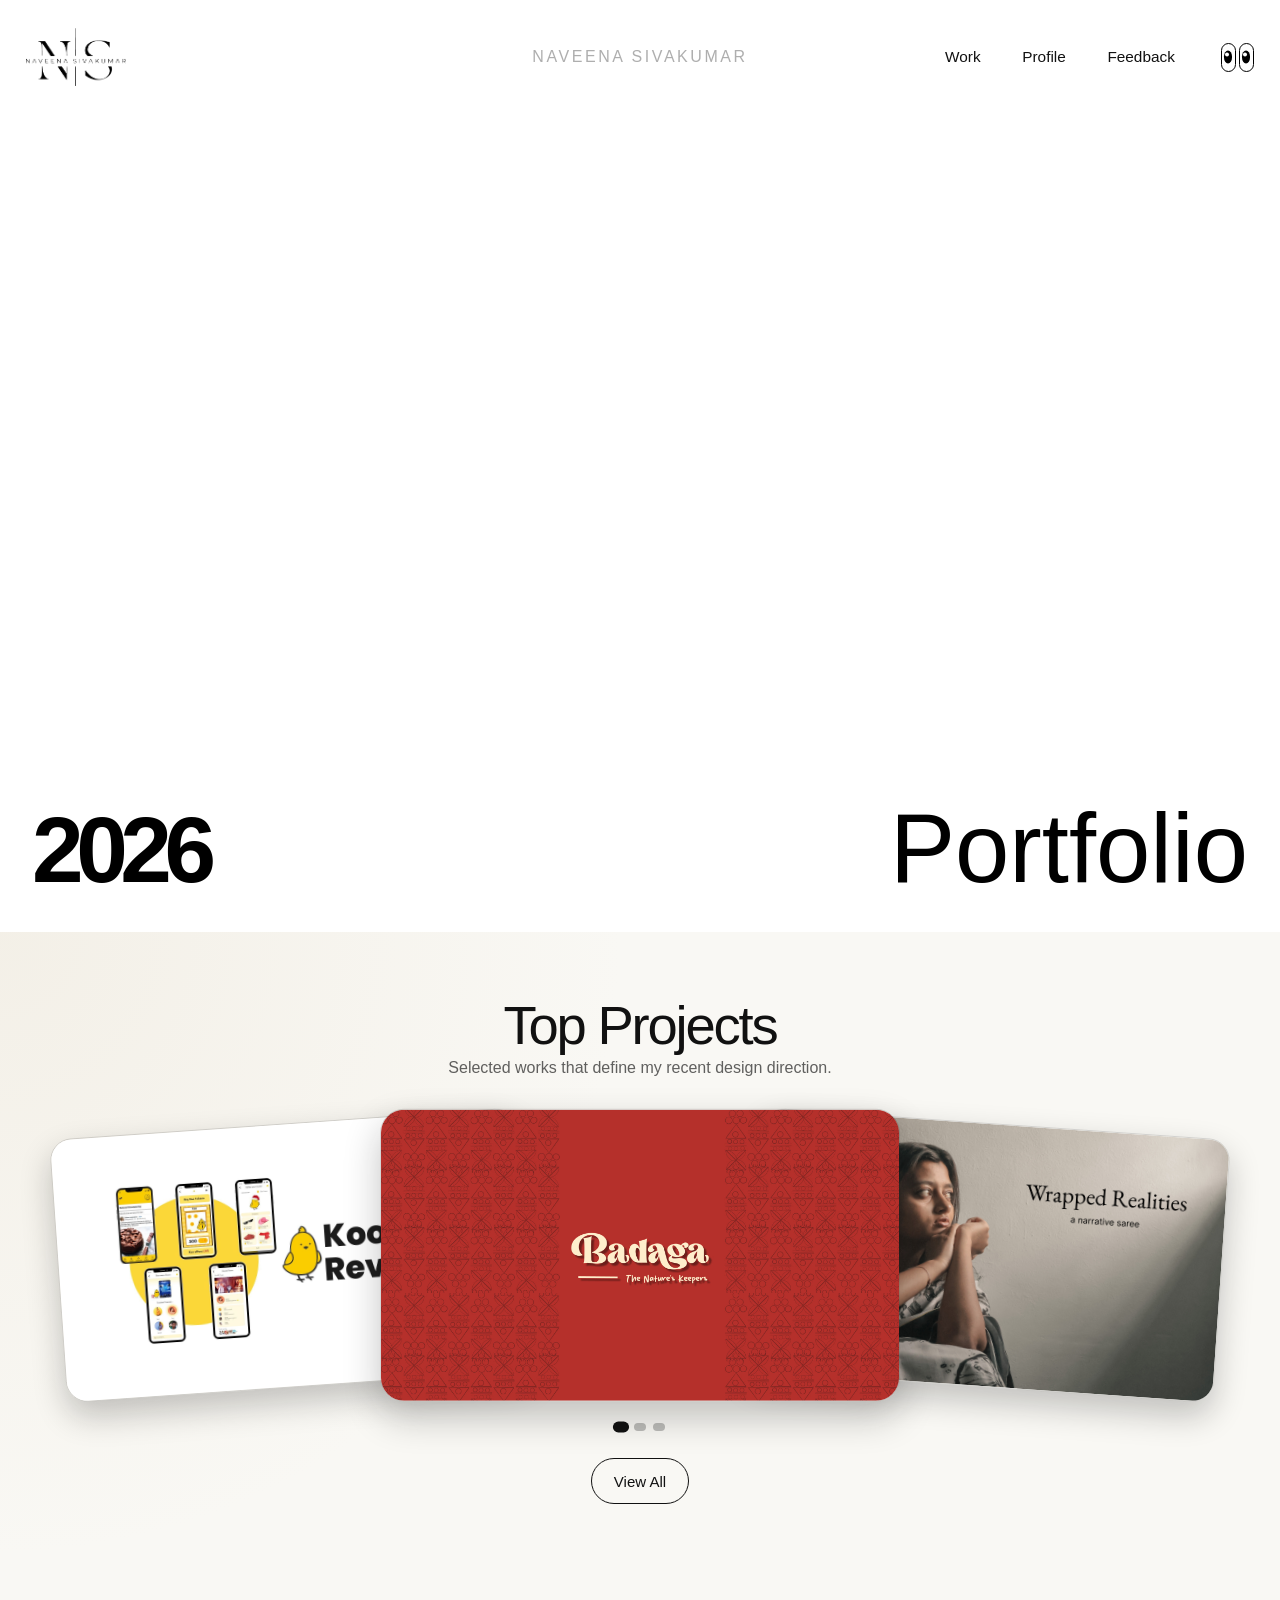
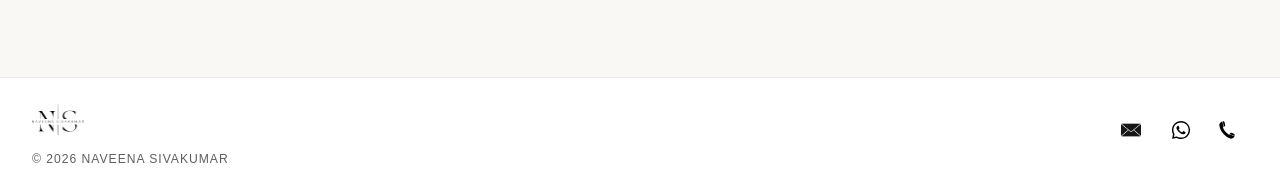
<file: index.html>
<!DOCTYPE html>
<html lang="en">
  <head>
    <meta charset="UTF-8" />
    <meta name="viewport" content="width=device-width, initial-scale=1.0" />
    <title>Naveena Sivakumar | Home</title>
    <link rel="stylesheet" href="styles.css" />
  </head>
  <body data-page="home">
    <header class="site-header">
      <a class="logo-link" href="index.html" aria-label="Go to home page">
        <img src="Assets/Logo.png" alt="Naveena Sivakumar logo" class="site-logo" />
      </a>

      <p class="site-name">Naveena Sivakumar</p>

      <div class="header-right">
        <button class="menu-toggle" type="button" aria-label="Open menu" aria-expanded="false">
          <span></span>
          <span></span>
          <span></span>
        </button>
        <nav class="site-nav" aria-label="Primary navigation">
          <a href="work.html">Work</a>
          <a href="profile.html">Profile</a>
          <a href="feedback.html">Feedback</a>
        </nav>

        <div class="eyes" aria-hidden="true">
          <div class="eye">
            <span class="pupil"></span>
          </div>
          <div class="eye">
            <span class="pupil"></span>
          </div>
        </div>
      </div>
    </header>

    <main>
      <section class="hero" aria-label="Home hero section">
        <div class="hero-video-shell">
          <video
            class="hero-video"
            src="Assets/Hero-Video_1.mp4"
            autoplay
            muted
            loop
            playsinline
          ></video>
        </div>

        <div class="hero-overlay" aria-hidden="true">
          <p class="hero-year">2026</p>
          <h1 class="hero-title">Portfolio</h1>
        </div>
      </section>

      <section class="home-top-projects" aria-label="Top projects">
        <div class="home-top-projects-copy">
                    <h2 class="home-top-projects-title">Top Projects</h2>
          <p class="home-top-projects-subtitle">Selected works that define my recent design direction.</p>
        </div>

        <div class="top-projects-stack">
          <a class="top-project-card top-project-card-center" href="project.html?slug=badaga" aria-label="Open Badaga project">
            <img src="Projects/Badaga/cover.jpg" alt="Badaga project cover" />
          </a>
          <a class="top-project-card top-project-card-left" href="project.html?slug=koo-app-revamp" aria-label="Open Koo App Revamp project">
            <img src="Projects/Koo app - revamp/cover.jpg" alt="Koo App Revamp project cover" />
          </a>
          <a class="top-project-card top-project-card-right" href="project.html?slug=Wrapped%20Realities" aria-label="Open Wrapped Realities project">
            <img src="Projects/Wrapped Realities/Cover.jpg" alt="Wrapped Realities project cover" />
          </a>
        </div>

        <div class="top-projects-controls" aria-label="Top projects controls">
          <div class="top-projects-dots" role="tablist" aria-label="Choose top project">
            <button class="top-projects-dot" type="button" data-card-index="0" aria-label="Show first project"></button>
            <button class="top-projects-dot" type="button" data-card-index="1" aria-label="Show second project"></button>
            <button class="top-projects-dot" type="button" data-card-index="2" aria-label="Show third project"></button>
          </div>
        </div>

        <div class="home-view-all-wrap">
          <a class="home-view-all-button" href="work.html">View All</a>
        </div>
      </section>
    </main>

    <footer class="site-footer">
      <div class="footer-left">
        <img src="Assets/Logo.png" alt="Naveena Sivakumar logo" class="footer-logo" />
        <p class="footer-copy">© 2026 Naveena Sivakumar</p>
      </div>

      <div class="footer-right">
        <a
          class="footer-social"
          href="mailto:naveenasivakumar.official@gmail.com"
          aria-label="Send an email"
        >
          <img
            class="footer-social-icon"
            src="Icons/Mail icon.jpg"
            alt=""
            aria-hidden="true"
          />
        </a>
        <a
          class="footer-social"
          href="https://wa.me/916374280667"
          target="_blank"
          rel="noreferrer"
          aria-label="Open WhatsApp"
        >
          <img
            class="footer-social-icon"
            src="Icons/Whatsapp icon.svg"
            alt=""
            aria-hidden="true"
          />
        </a>
        <a class="footer-social" href="tel:6374280667" aria-label="Call 6374280667">
          <img class="footer-social-icon" src="Icons/Call icon.svg" alt="" aria-hidden="true" />
        </a>
      </div>
    </footer>

    <script src="script.js?v=20260701"></script>
  </body>
</html>
</file>
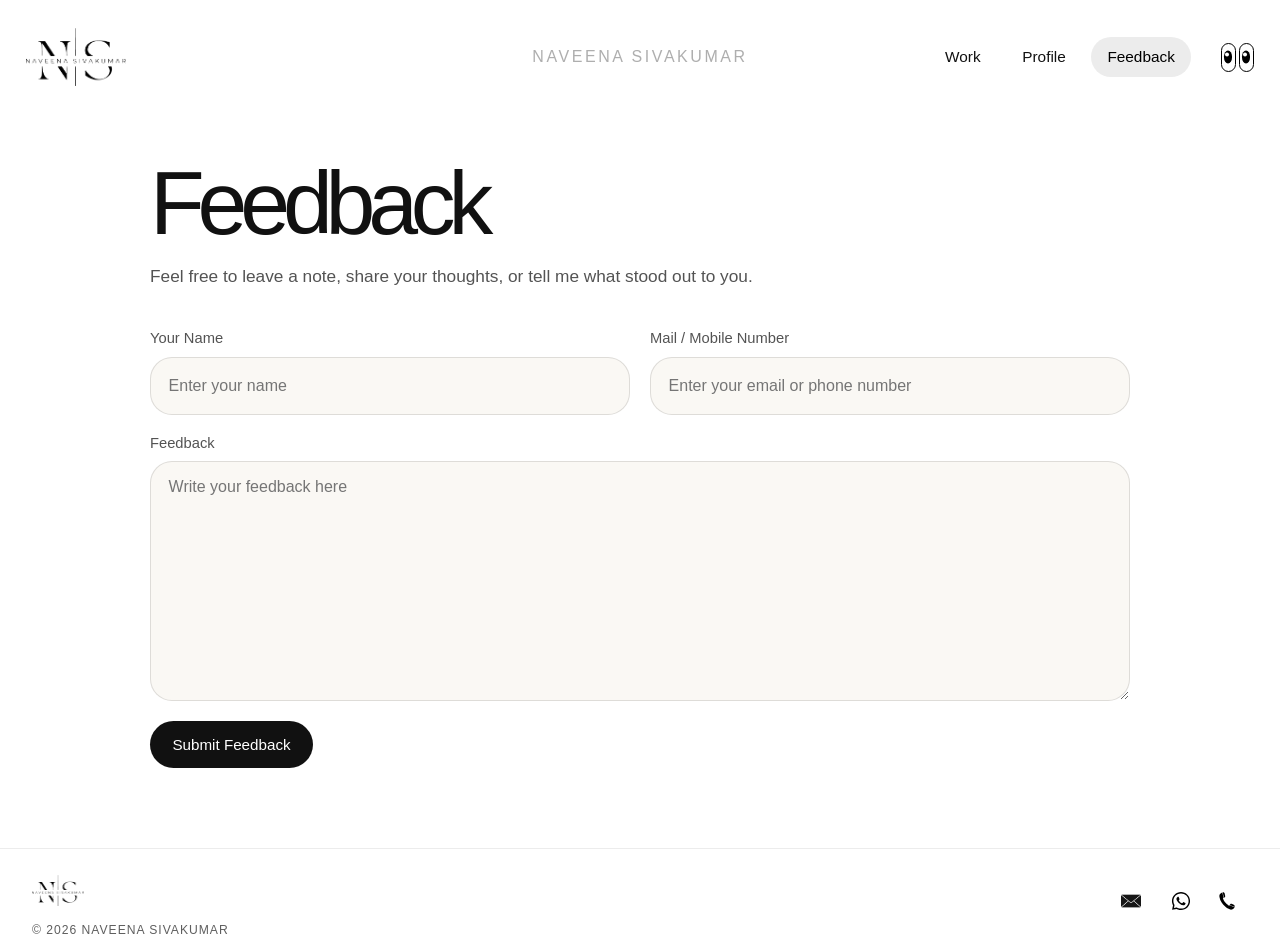
<file: feedback.html>
<!DOCTYPE html>
<html lang="en">
  <head>
    <meta charset="UTF-8" />
    <meta name="viewport" content="width=device-width, initial-scale=1.0" />
    <title>Naveena Sivakumar | Feedback</title>
    <link rel="stylesheet" href="styles.css" />
  </head>
  <body data-page="feedback">
    <header class="site-header">
      <a class="logo-link" href="index.html" aria-label="Go to home page">
        <img src="Assets/Logo.png" alt="Naveena Sivakumar logo" class="site-logo" />
      </a>

      <p class="site-name">Naveena Sivakumar</p>

      <div class="header-right">
        <button class="menu-toggle" type="button" aria-label="Open menu" aria-expanded="false">
          <span></span>
          <span></span>
          <span></span>
        </button>
        <nav class="site-nav" aria-label="Primary navigation">
          <a href="work.html">Work</a>
          <a href="profile.html">Profile</a>
          <a href="feedback.html">Feedback</a>
        </nav>

        <div class="eyes" aria-hidden="true">
          <div class="eye">
            <span class="pupil"></span>
          </div>
          <div class="eye">
            <span class="pupil"></span>
          </div>
        </div>
      </div>
    </header>

    <main class="feedback-main">
      <section class="feedback-section">
        <h1 class="feedback-heading">Feedback</h1>
        <p class="feedback-subheading">
          Feel free to leave a note, share your thoughts, or tell me what stood out to you.
        </p>

        <form
          class="feedback-form"
          action="https://formspree.io/f/mbdqljyj"
          method="POST"
        >
          <label class="feedback-field">
            <span>Your Name</span>
            <input type="text" name="name" placeholder="Enter your name" />
          </label>

          <label class="feedback-field">
            <span>Mail / Mobile Number</span>
            <input
              type="text"
              name="contact"
              placeholder="Enter your email or phone number"
            />
          </label>

          <label class="feedback-field feedback-field-full">
            <span>Feedback</span>
            <textarea
              name="feedback"
              rows="8"
              placeholder="Write your feedback here"
            ></textarea>
          </label>

          <input type="hidden" name="_subject" value="New portfolio feedback submission" />
          <input type="hidden" name="_format" value="plain" />

          <div class="feedback-actions">
            <button class="feedback-submit" type="submit">Submit Feedback</button>
          </div>
        </form>
      </section>
    </main>

    <footer class="site-footer">
      <div class="footer-left">
        <img src="Assets/Logo.png" alt="Naveena Sivakumar logo" class="footer-logo" />
        <p class="footer-copy">© 2026 Naveena Sivakumar</p>
      </div>

      <div class="footer-right">
        <a
          class="footer-social"
          href="mailto:naveenasivakumar.official@gmail.com"
          aria-label="Send an email"
        >
          <img
            class="footer-social-icon"
            src="Icons/Mail icon.jpg"
            alt=""
            aria-hidden="true"
          />
        </a>
        <a
          class="footer-social"
          href="https://wa.me/916374280667"
          target="_blank"
          rel="noreferrer"
          aria-label="Open WhatsApp"
        >
          <img
            class="footer-social-icon"
            src="Icons/Whatsapp icon.svg"
            alt=""
            aria-hidden="true"
          />
        </a>
        <a class="footer-social" href="tel:6374280667" aria-label="Call 6374280667">
          <img class="footer-social-icon" src="Icons/Call icon.svg" alt="" aria-hidden="true" />
        </a>
      </div>
    </footer>

    <script src="script.js?v=20260701"></script>
  </body>
</html>
</file>
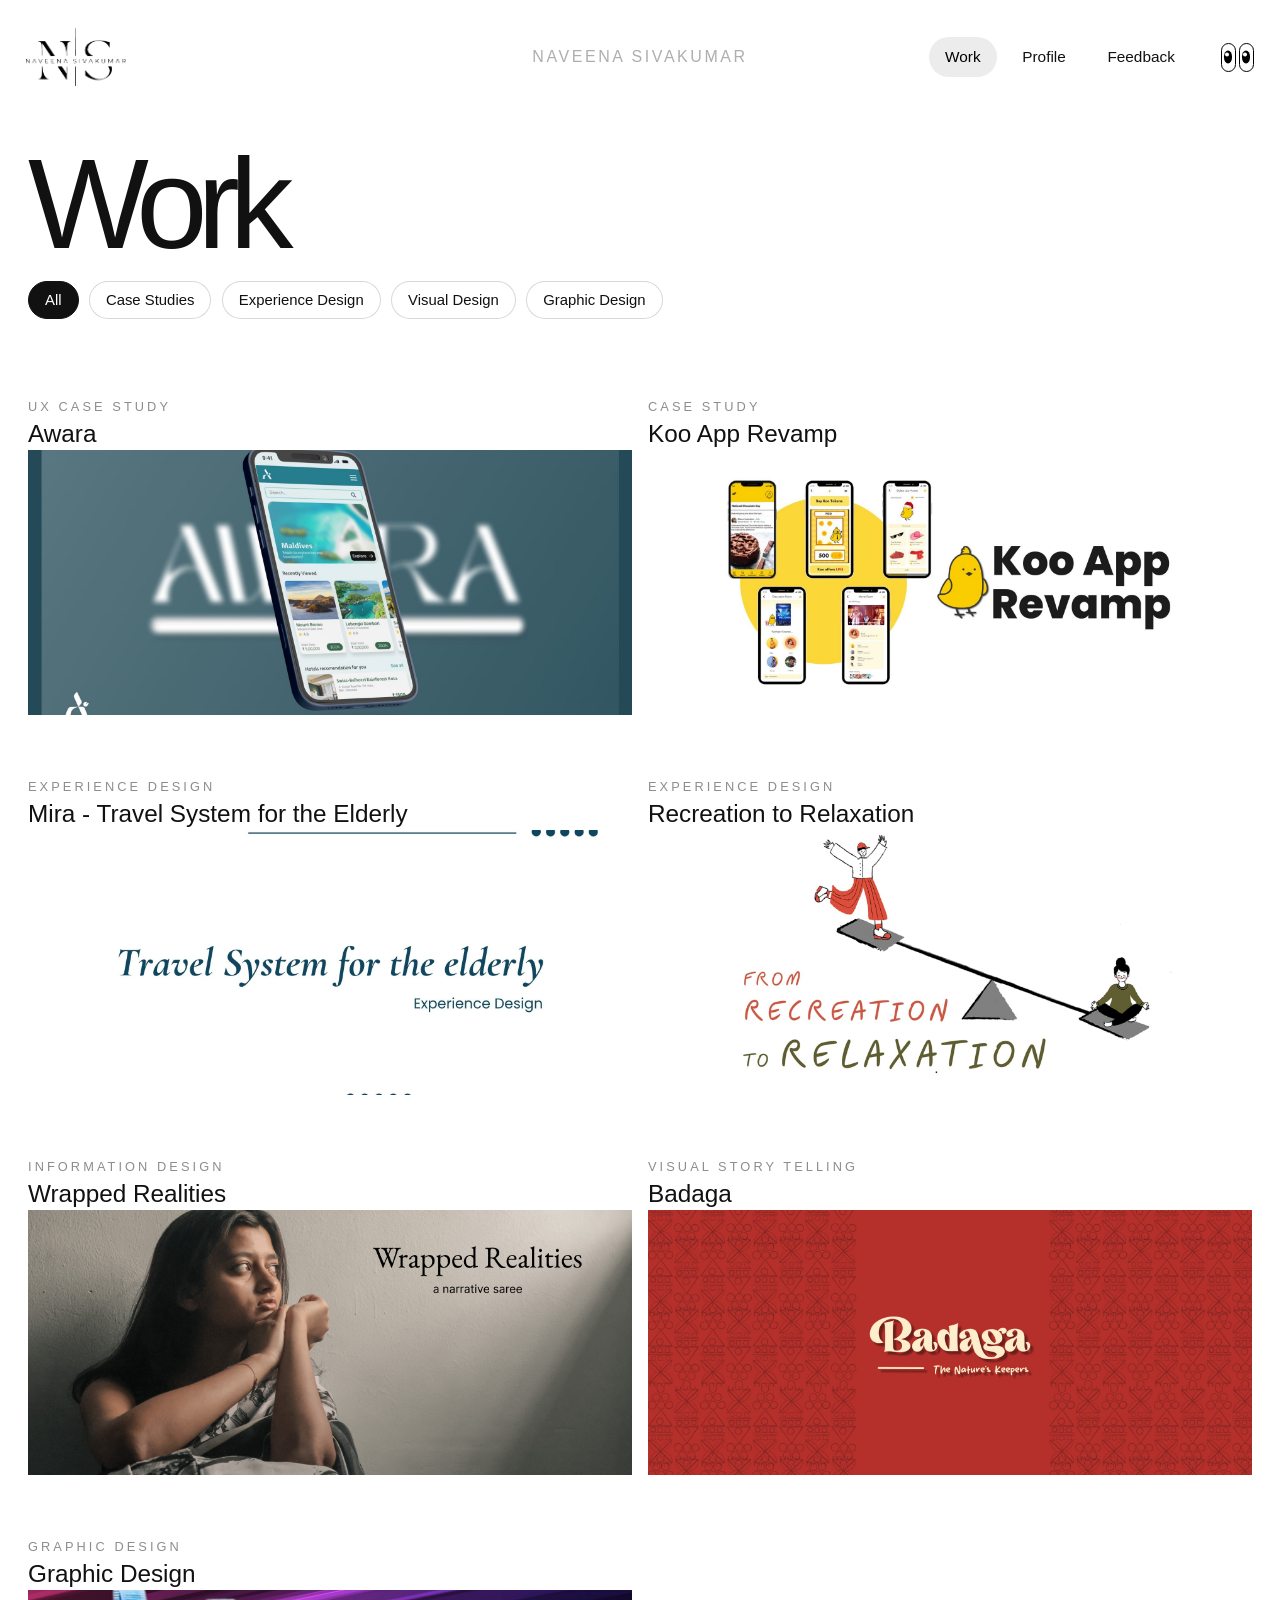
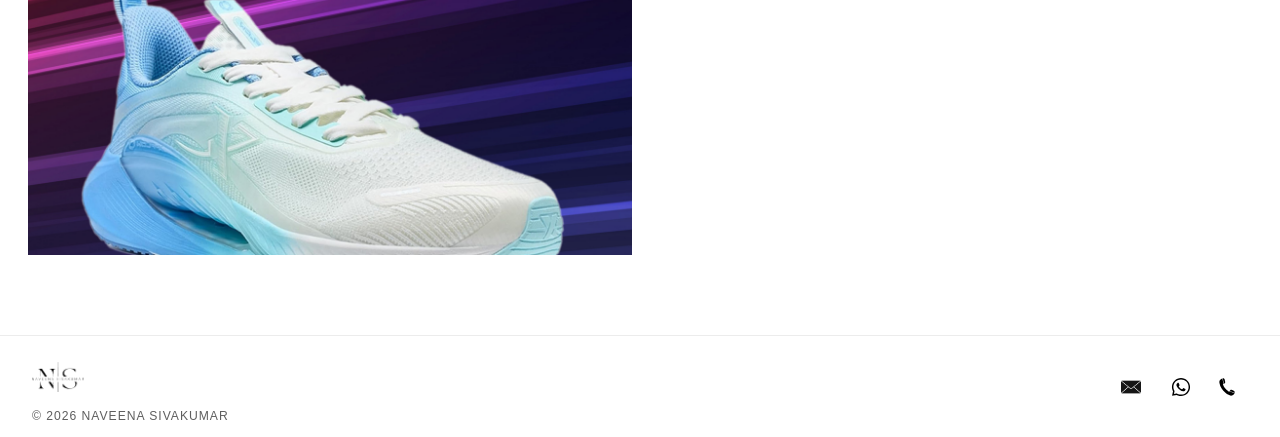
<file: work.html>
<!DOCTYPE html>
<html lang="en">
  <head>
    <meta charset="UTF-8" />
    <meta name="viewport" content="width=device-width, initial-scale=1.0" />
    <title>Naveena Sivakumar | Work</title>
    <link rel="stylesheet" href="styles.css" />
  </head>
  <body data-page="work" class="work-page">
    <header class="site-header">
      <a class="logo-link" href="index.html" aria-label="Go to home page">
        <img src="Assets/Logo.png" alt="Naveena Sivakumar logo" class="site-logo" />
      </a>

      <p class="site-name">Naveena Sivakumar</p>

      <div class="header-right">
        <button class="menu-toggle" type="button" aria-label="Open menu" aria-expanded="false">
          <span></span>
          <span></span>
          <span></span>
        </button>
        <nav class="site-nav" aria-label="Primary navigation">
          <a href="work.html">Work</a>
          <a href="profile.html">Profile</a>
          <a href="feedback.html">Feedback</a>
        </nav>

        <div class="eyes" aria-hidden="true">
          <div class="eye">
            <span class="pupil"></span>
          </div>
          <div class="eye">
            <span class="pupil"></span>
          </div>
        </div>
      </div>
    </header>

    <main class="work-main">
      <section class="work-hero" aria-label="Selected work">
        <h1 class="work-heading">Work</h1>
        <div class="work-filters" id="work-filters" aria-label="Filter projects by focus area">
          <button class="work-filter-button is-active" type="button" data-filter="all">
            All
          </button>
          <button class="work-filter-button" type="button" data-filter="case-studies">
            Case Studies
          </button>
          <button class="work-filter-button" type="button" data-filter="experience-design">
            Experience Design
          </button>
          <button class="work-filter-button" type="button" data-filter="visual-design">
            Visual Design
          </button>
          <button class="work-filter-button" type="button" data-filter="graphic-design">
            Graphic Design
          </button>
        </div>
      </section>

      <section class="work-grid" id="work-grid" aria-label="Project list"></section>
    </main>

    <footer class="site-footer">
      <div class="footer-left">
        <img src="Assets/Logo.png" alt="Naveena Sivakumar logo" class="footer-logo" />
        <p class="footer-copy">© 2026 Naveena Sivakumar</p>
      </div>

      <div class="footer-right">
        <a
          class="footer-social"
          href="mailto:naveenasivakumar.official@gmail.com"
          aria-label="Send an email"
        >
          <img
            class="footer-social-icon"
            src="Icons/Mail icon.jpg"
            alt=""
            aria-hidden="true"
          />
        </a>
        <a
          class="footer-social"
          href="https://wa.me/916374280667"
          target="_blank"
          rel="noreferrer"
          aria-label="Open WhatsApp"
        >
          <img
            class="footer-social-icon"
            src="Icons/Whatsapp icon.svg"
            alt=""
            aria-hidden="true"
          />
        </a>
        <a class="footer-social" href="tel:6374280667" aria-label="Call 6374280667">
          <img class="footer-social-icon" src="Icons/Call icon.svg" alt="" aria-hidden="true" />
        </a>
      </div>
    </footer>

    <script src="projects-data.js?v=20260701"></script>
    <script src="script.js?v=20260701"></script>
  </body>
</html>
</file>
<file: styles.css>
:root {
  --bg: #ffffff;
  --text: #111111;
  --muted: rgba(17, 17, 17, 0.34);
  --line: rgba(17, 17, 17, 0.1);
  --panel: #f6f3ee;
  --shadow: 0 22px 60px rgba(17, 17, 17, 0.1);
  --font-sans: "Avenir Next", "Helvetica Neue", "Segoe UI", sans-serif;
}

* {
  box-sizing: border-box;
}

html {
  scroll-behavior: smooth;
}

body {
  margin: 0;
  min-height: 100vh;
  background: #ffffff;
  color: var(--text);
  font-family: var(--font-sans);
}

a {
  color: inherit;
  text-decoration: none;
}

.site-header {
  position: sticky;
  top: 0;
  z-index: 10;
  display: grid;
  grid-template-columns: 1fr auto 1fr;
  align-items: center;
  gap: 1rem;
  padding: 0.45rem 1.6rem;
  background: rgba(255, 255, 255, 0.42);
  backdrop-filter: blur(18px);
}

.logo-link {
  width: 100px;
}

.site-logo {
  display: block;
  width: 100px;
  height: 100px;
  object-fit: contain;
}

.site-name {
  margin: 0;
  justify-self: center;
  font-size: 1rem;
  letter-spacing: 0.16em;
  text-transform: uppercase;
  color: var(--muted);
  white-space: nowrap;
  overflow: hidden;
  text-overflow: ellipsis;
}

.header-right {
  justify-self: end;
  display: flex;
  align-items: center;
  gap: 1.4rem;
  min-width: 0;
}

.site-nav {
  display: flex;
  align-items: center;
  gap: 0.6rem;
  flex-wrap: nowrap;
  white-space: nowrap;
}

.site-nav a {
  padding: 0.7rem 1rem;
  border-radius: 999px;
  font-size: 0.96rem;
  transition:
    background-color 180ms ease,
    color 180ms ease,
    transform 180ms ease;
}

.site-nav a:hover,
.site-nav a:focus-visible,
body[data-page="home"] .site-nav a[href="index.html"],
body[data-page="work"] .site-nav a[href="work.html"],
body[data-page="profile"] .site-nav a[href="profile.html"],
body[data-page="feedback"] .site-nav a[href="feedback.html"] {
  background: rgba(17, 17, 17, 0.08);
  color: #000000;
}

.site-nav a:hover {
  transform: translateY(-1px);
}

.menu-toggle {
  display: none;
  width: 42px;
  height: 42px;
  padding: 0;
  border: 1px solid rgba(17, 17, 17, 0.18);
  border-radius: 10px;
  background: #ffffff;
  color: #111111;
  align-items: center;
  justify-content: center;
  flex-direction: column;
  gap: 5px;
  cursor: pointer;
}

.menu-toggle span {
  display: block;
  width: 18px;
  height: 2px;
  border-radius: 2px;
  background: #111111;
  transition: transform 180ms ease, opacity 180ms ease;
}

.menu-toggle.is-open span:nth-child(1) {
  transform: translateY(7px) rotate(45deg);
}

.menu-toggle.is-open span:nth-child(2) {
  opacity: 0;
}

.menu-toggle.is-open span:nth-child(3) {
  transform: translateY(-7px) rotate(-45deg);
}

.eyes {
  display: flex;
  align-items: center;
  gap: 0.2rem;
  padding: 0.35rem 0 0.35rem 0.5rem;
}

.eye {
  position: relative;
  width: 15px;
  height: 29px;
  border-radius: 999px;
  background: #ffffff;
  border: 1.5px solid #000000;
  overflow: hidden;
  box-shadow: none;
}

.pupil {
  position: absolute;
  top: 50%;
  left: 42%;
  width: 8px;
  height: 13px;
  border-radius: 50% / 45%;
  background: #000000;
  transform: translate(-50%, -50%);
  transition: transform 80ms linear;
}

.pupil::after {
  content: "";
  position: absolute;
  top: 2px;
  left: 1px;
  width: 4px;
  height: 4px;
  border-radius: 50%;
  background: #ffffff;
}

.hero {
  position: relative;
  min-height: calc(100vh - 82px);
  display: flex;
  align-items: center;
  justify-content: center;
  padding: 0;
  overflow: hidden;
}

.hero-video-shell {
  width: 100%;
  height: calc(100vh - 82px);
}

.hero-video {
  display: block;
  width: 100%;
  height: 100%;
  object-fit: cover;
  background: #ffffff;
}

.hero-overlay {
  pointer-events: none;
  position: absolute;
  inset: 0;
  display: grid;
  grid-template-columns: auto 1fr;
  align-items: end;
  padding: 0 2rem 1.2rem;
}

.hero-year,
.hero-title {
  margin: 0;
  line-height: 1;
  font-family: var(--font-sans);
}

.hero-year {
  justify-self: start;
  align-self: end;
  font-size: clamp(3.8rem, 8vw, 5.8rem);
  font-weight: 600;
  letter-spacing: -0.08em;
  color: #000000;
  transform: translateY(-1rem);
}

.hero-title {
  justify-self: end;
  align-self: end;
  font-size: clamp(3.4rem, 9vw, 6.1rem);
  font-weight: 500;
  letter-spacing: 0.00em;
  color: #000000;
  transform: translateY(-1rem);
}

.home-top-projects {
  padding: 3.8rem 1.75rem 4.6rem;
  background:
    radial-gradient(circle at top left, rgba(234, 226, 210, 0.38), transparent 42%),
    #f9f8f4;
}

.home-top-projects-copy {
  text-align: center;
}

.home-top-projects-kicker {
  margin: 0;
  font-size: 0.75rem;
  letter-spacing: 0.22em;
  text-transform: uppercase;
  color: rgba(17, 17, 17, 0.44);
}

.home-top-projects-title {
  margin: 0.35rem 0 0.45rem;
  font-size: clamp(2.1rem, 5vw, 3.4rem);
  line-height: 0.98;
  letter-spacing: -0.04em;
  font-weight: 500;
}

.home-top-projects-subtitle {
  margin: 0;
  font-size: 1rem;
  color: rgba(17, 17, 17, 0.66);
}

.top-projects-stack {
  position: relative;
  width: min(1180px, 100%);
  margin: 2.7rem auto 0;
  height: 390px;
  touch-action: pan-y;
  cursor: grab;
}

.top-projects-stack:active {
  cursor: grabbing;
}

.home-view-all-wrap {
  position: relative;
  top: -100px;
  margin-top: 1.7rem;
  display: flex;
  justify-content: center;
}

.home-view-all-button {
  display: inline-flex;
  align-items: center;
  justify-content: center;
  padding: 0.82rem 1.35rem;
  border-radius: 999px;
  border: 1.5px solid #111111;
  background: transparent;
  color: #111111;
  font-size: 0.94rem;
  transition:
    transform 180ms ease,
    background-color 180ms ease,
    border-color 180ms ease,
    color 180ms ease;
}

.home-view-all-button:hover,
.home-view-all-button:focus-visible {
  transform: translateY(-1px);
  background: rgba(17, 17, 17, 0.06);
  border-color: #111111;
}

.top-project-card {
  position: absolute;
  top: calc(50% - 60px);
  left: 50%;
  width: clamp(240px, 62vw, 520px);
  aspect-ratio: 16 / 9;
  border-radius: 24px;
  overflow: hidden;
  border: 1px solid rgba(17, 17, 17, 0.18);
  box-shadow: 0 16px 36px rgba(17, 17, 17, 0.24);
  transform-origin: center;
  transition:
    transform 220ms ease,
    box-shadow 220ms ease,
    filter 220ms ease;
}

.top-project-card img {
  width: 100%;
  height: 100%;
  object-fit: cover;
  display: block;
  user-select: none;
  -webkit-user-drag: none;
}

.top-project-card:hover,
.top-project-card:focus-visible {
  box-shadow: 0 24px 44px rgba(17, 17, 17, 0.28);
  filter: saturate(1.08);
}

.top-project-card-left-far {
  z-index: 1;
  transform: translate(-151%, -50%) rotate(-8deg) scale(0.82);
}

.top-project-card-left {
  z-index: 2;
  transform: translate(-117%, -50%) rotate(-4deg) scale(0.9);
}

.top-project-card-center {
  z-index: 4;
  transform: translate(-50%, -50%) rotate(0deg) scale(1);
}

.top-project-card-right {
  z-index: 2;
  transform: translate(17%, -50%) rotate(4deg) scale(0.9);
}

.top-project-card-right-far {
  z-index: 1;
  transform: translate(50%, -50%) rotate(8deg) scale(0.82);
}

.top-projects-controls {
  position: relative;
  top: -100px;
  margin-top: 0.8rem;
  display: flex;
  align-items: center;
  justify-content: center;
  gap: 0.85rem;
}

.top-projects-arrow {
  width: 40px;
  height: 40px;
  border-radius: 999px;
  border: 1px solid rgba(17, 17, 17, 0.16);
  background: #ffffff;
  color: #111111;
  font-size: 1.25rem;
  line-height: 1;
  cursor: pointer;
  transition:
    background-color 180ms ease,
    transform 180ms ease,
    border-color 180ms ease;
}

.top-projects-arrow:hover,
.top-projects-arrow:focus-visible {
  background: #111111;
  color: #ffffff;
  border-color: #111111;
  transform: translateY(-1px);
}

.top-projects-dots {
  display: flex;
  align-items: center;
  gap: 0.45rem;
}

.top-projects-dot {
  width: 8px;
  height: 8px;
  border-radius: 999px;
  border: 0;
  background: rgba(17, 17, 17, 0.26);
  cursor: pointer;
  transition:
    transform 180ms ease,
    background-color 180ms ease;
}

.top-projects-dot.is-active {
  background: #111111;
  transform: scale(1.35);
}

.work-main {
  padding: 0 1.75rem 5rem;
}

.work-hero {
  display: flex;
  flex-direction: column;
  align-items: flex-start;
  gap: 1.2rem;
  padding: 2rem 0 5rem;
}

.work-heading {
  margin: 0;
  font-size: clamp(4rem, 10vw, 8rem);
  line-height: 0.9;
  letter-spacing: -0.08em;
  font-weight: 500;
}

.work-filters {
  display: flex;
  flex-wrap: wrap;
  gap: 0.65rem;
}

.work-filter-button {
  padding: 0.62rem 1rem;
  border-radius: 999px;
  border: 1px solid rgba(17, 17, 17, 0.16);
  background: #ffffff;
  color: #111111;
  font-size: 0.93rem;
  cursor: pointer;
  transition:
    transform 180ms ease,
    background-color 180ms ease,
    border-color 180ms ease,
    color 180ms ease;
}

.work-filter-button:hover,
.work-filter-button:focus-visible {
  transform: translateY(-1px);
  border-color: #111111;
}

.work-filter-button.is-active {
  background: #111111;
  color: #ffffff;
  border-color: #111111;
}

.work-count {
  margin: 0;
  font-size: clamp(4rem, 10vw, 7rem);
  line-height: 0.9;
  letter-spacing: -0.08em;
  color: rgba(17, 17, 17, 0.18);
  font-weight: 600;
}

.work-grid {
  display: grid;
  grid-template-columns: repeat(2, minmax(0, 1fr));
  gap: 4rem 1rem;
}

.work-grid.work-grid-gallery {
  display: grid;
  grid-template-columns: repeat(3, minmax(0, 1fr));
  gap: 0.85rem;
}

.work-gallery-item {
  display: block;
  margin: 0;
  border-radius: 14px;
  overflow: hidden;
  background: transparent;
}

.work-grid.work-grid-gallery .work-gallery-item:nth-child(1) {
  grid-column: 1;
  grid-row: 1;
}

.work-grid.work-grid-gallery .work-gallery-item:nth-child(2) {
  grid-column: 3;
  grid-row: 1;
}

.work-grid.work-grid-gallery .work-gallery-item:nth-child(3) {
  grid-column: 2;
  grid-row: 1;
}

.work-grid.work-grid-gallery .work-gallery-item:nth-child(4) {
  grid-column: 1;
  grid-row: 2;
}

.work-gallery-media {
  display: block;
  width: 100%;
  height: auto;
  border-radius: 14px;
  background: transparent;
}

.project-card {
  display: block;
}

.project-card-topline {
  margin-bottom: 0.55rem;
  font-size: 0.8rem;
  letter-spacing: 0.24em;
  text-transform: uppercase;
  color: rgba(17, 17, 17, 0.48);
}

.project-card-title {
  margin: 0 0 0.2rem;
  font-size: clamp(1.6rem, 2.4vw, 2.3rem);
  line-height: 1.02;
  font-weight: 500;
  color: #111111;
  white-space: nowrap;
  overflow: hidden;
  text-overflow: ellipsis;
}

.work-grid .project-card-title {
  font-size: clamp(1.3rem, 1.9vw, 1.8rem);
}

.project-card-subtitle {
  margin: 0 0 1rem;
  font-size: 1rem;
  color: rgba(17, 17, 17, 0.6);
}

.project-cover,
.project-cover-placeholder {
  aspect-ratio: 16 / 9;
  overflow: hidden;
  background: #efe9df;
}

.work-grid .project-cover,
.work-grid .project-cover-placeholder {
  aspect-ratio: 16 / 7;
}

.project-cover-media {
  width: 100%;
  height: 100%;
  object-fit: cover;
  display: block;
}

.project-cover-placeholder {
  display: grid;
  place-items: center;
  background:
    radial-gradient(circle at top left, rgba(255, 255, 255, 0.92), transparent 36%),
    linear-gradient(145deg, #f6f2eb, #ebe3d8);
}

.project-cover-placeholder span {
  font-size: clamp(2rem, 4vw, 3rem);
  letter-spacing: -0.06em;
  color: rgba(17, 17, 17, 0.18);
}

.project-main {
  padding: 2rem 1.75rem 5rem;
}

.project-intro {
  display: grid;
  grid-template-columns: minmax(0, 1.1fr) minmax(280px, 0.8fr);
  gap: 2rem;
  align-items: start;
  padding-bottom: 3rem;
}

.project-label {
  margin: 0 0 0.8rem;
  font-size: 0.8rem;
  letter-spacing: 0.22em;
  text-transform: uppercase;
  color: rgba(17, 17, 17, 0.48);
}

.project-title {
  margin: 0;
  font-size: clamp(2.6rem, 6vw, 5rem);
  line-height: 0.94;
  letter-spacing: -0.08em;
  font-weight: 500;
  color: #111111;
}

.project-subtitle {
  margin: 0.45rem 0 0;
  font-size: clamp(1.1rem, 2vw, 1.5rem);
  color: rgba(17, 17, 17, 0.62);
}

.project-intro-right {
  padding-top: 0.45rem;
}

.project-description {
  margin: 0;
  max-width: 28rem;
  font-size: 1rem;
  line-height: 1.7;
  color: rgba(17, 17, 17, 0.78);
}

.project-media-stream {
  display: grid;
  gap: 1rem;
}

.project-media-stream.project-media-stream-gallery {
  display: grid;
  grid-template-columns: repeat(3, minmax(0, 1fr));
  gap: 0.85rem;
}

.project-media-stream.project-media-stream-gallery .project-media-frame {
  display: block;
  width: 100%;
  margin: 0;
  border-radius: 14px;
  overflow: hidden;
  background: transparent;
}

.project-media-stream.project-media-stream-gallery .project-media-frame:nth-child(1) {
  grid-column: 1;
  grid-row: 1;
}

.project-media-stream.project-media-stream-gallery .project-media-frame:nth-child(2) {
  grid-column: 3;
  grid-row: 1;
}

.project-media-stream.project-media-stream-gallery .project-media-frame:nth-child(3) {
  grid-column: 2;
  grid-row: 1;
}

.project-media-stream.project-media-stream-gallery .project-media-frame:nth-child(4) {
  grid-column: 1;
  grid-row: 2;
}

.project-media-frame {
  margin: 0;
}

.project-media {
  width: 100%;
  display: block;
  background: transparent;
  border-radius: 14px;
}

.project-empty-state {
  padding: 2rem;
  border: 1px solid rgba(17, 17, 17, 0.12);
  color: rgba(17, 17, 17, 0.78);
  line-height: 1.7;
  background: #faf8f4;
}

.project-empty-state code {
  font-family: ui-monospace, SFMono-Regular, Menlo, Monaco, Consolas, monospace;
  color: #111111;
}

.project-loading {
  padding: 3rem 2rem;
  text-align: center;
  color: rgba(17, 17, 17, 0.6);
  font-size: 1.1rem;
  animation: fadeIn 0.3s ease-in;
}

.project-loading::after {
  content: "";
  display: inline-block;
  width: 8px;
  height: 8px;
  margin-left: 0.5rem;
  border-radius: 50%;
  background: rgba(17, 17, 17, 0.6);
  animation: loading 1.4s ease-in-out infinite;
  vertical-align: middle;
}

@keyframes loading {
  0%, 100% {
    opacity: 0.3;
  }
  50% {
    opacity: 1;
  }
}

@keyframes fadeIn {
  from {
    opacity: 0;
  }
  to {
    opacity: 1;
  }
}

.subpage-main {
  min-height: calc(100vh - 90px);
  display: flex;
  align-items: center;
  justify-content: center;
  padding: 3rem 1.5rem;
}

.subpage-main-with-cta {
  flex-direction: column;
  align-items: stretch;
  justify-content: flex-start;
  gap: 2rem;
}

.subpage-card {
  width: min(760px, 100%);
  padding: 3rem;
  border: 1px solid var(--line);
  border-radius: 32px;
  background: rgba(255, 255, 255, 0.8);
  box-shadow: var(--shadow);
}

.eyebrow {
  margin: 0 0 1rem;
  font-size: 0.78rem;
  letter-spacing: 0.18em;
  text-transform: uppercase;
  color: var(--muted);
}

.subpage-card h1 {
  margin: 0 0 1rem;
  font-size: clamp(2rem, 5vw, 3.8rem);
  line-height: 0.98;
}

.subpage-card p:last-child {
  margin-bottom: 0;
  max-width: 46ch;
  font-size: 1.05rem;
  line-height: 1.65;
  color: rgba(17, 17, 17, 0.72);
}

.feedback-main {
  padding: 3rem 1.5rem 5rem;
}

.feedback-section {
  width: min(980px, 100%);
  margin: 0 auto;
}

.feedback-kicker {
  margin: 0 0 0.8rem;
  font-size: 0.9rem;
  letter-spacing: 0.18em;
  text-transform: uppercase;
  color: rgba(17, 17, 17, 0.38);
}

.feedback-heading {
  margin: 0 0 1rem;
  font-size: clamp(3.2rem, 7vw, 6rem);
  line-height: 0.92;
  letter-spacing: -0.08em;
  font-weight: 500;
}

.feedback-subheading {
  margin: 0 0 2.4rem;
  max-width: none;
  font-size: 1.08rem;
  line-height: 1.8;
  white-space: nowrap;
  color: rgba(17, 17, 17, 0.72);
}

.feedback-form {
  display: grid;
  grid-template-columns: repeat(2, minmax(0, 1fr));
  gap: 1.25rem;
}

.feedback-field {
  display: flex;
  flex-direction: column;
  gap: 0.65rem;
}

.feedback-field span {
  font-size: 0.92rem;
  color: rgba(17, 17, 17, 0.72);
}

.feedback-field input,
.feedback-field textarea {
  width: 100%;
  border: 1px solid rgba(17, 17, 17, 0.12);
  border-radius: 22px;
  background: #faf8f4;
  padding: 1rem 1.1rem;
  font: inherit;
  color: #111111;
  outline: none;
  transition:
    border-color 180ms ease,
    background-color 180ms ease;
}

.feedback-field input {
  min-height: 58px;
}

.feedback-field textarea {
  min-height: 240px;
  resize: vertical;
}

.feedback-field input:focus,
.feedback-field textarea:focus {
  border-color: rgba(17, 17, 17, 0.28);
  background: #ffffff;
}

.feedback-field-full {
  grid-column: 1 / -1;
}

.feedback-actions {
  grid-column: 1 / -1;
  display: flex;
  justify-content: flex-start;
}

.feedback-submit {
  border: 0;
  border-radius: 999px;
  background: #111111;
  color: #ffffff;
  padding: 0.95rem 1.4rem;
  font: inherit;
  font-size: 0.95rem;
  cursor: pointer;
  transition:
    transform 180ms ease,
    background-color 180ms ease;
}

.feedback-submit:hover,
.feedback-submit:focus-visible {
  background: #2a2a2a;
  transform: translateY(-1px);
}

.profile-main {
  padding: 2rem 2rem 2.2rem;
}

.profile-hero {
  display: grid;
  grid-template-columns: minmax(320px, 0.95fr) minmax(360px, 1.05fr);
  gap: 3.35rem;
  align-items: center;
  min-height: calc(100vh - 160px);
}

.profile-left {
  position: static;
  display: flex;
  flex-direction: column;
  align-items: flex-start;
  gap: 1.4rem;
}

.profile-kicker {
  margin: 0;
  font-size: 0.9rem;
  letter-spacing: 0.18em;
  text-transform: uppercase;
  color: rgba(17, 17, 17, 0.38);
}

.profile-photo {
  width: min(100%, 600px);
  height: auto;
  aspect-ratio: 1 / 1;
  object-fit: cover;
  object-position: center top;
  background: #f2f0eb;
}

.profile-right {
  padding-top: 0;
  margin-left: -0.45rem;
}

.profile-name {
  margin: 0 0 0.75rem;
  font-size: 32px;
  letter-spacing: 0.16em;
  text-transform: uppercase;
  font-weight: 600;
  color: rgba(17, 17, 17, 0.72);
}

.profile-role {
  margin: 0 0 1.3rem;
  font-family: var(--font-sans);
  font-size: 32px;
  line-height: 1.2;
  letter-spacing: 0;
  font-weight: 500;
  white-space: nowrap;
}

.profile-description {
  max-width: 38rem;
  margin: 0 0 1.1rem;
  font-size: 14px;
  line-height: 1.8;
  color: rgba(17, 17, 17, 0.78);
}

.profile-resume-section {
  margin-top: 0.7rem;
  display: flex;
  justify-content: flex-start;
}

.profile-resume-button {
  display: inline-flex;
  align-items: center;
  justify-content: center;
  padding: 0.68rem 1.05rem;
  border-radius: 999px;
  border: 1px solid rgba(17, 17, 17, 0.12);
  background: #111111;
  color: #ffffff;
  font-size: 0.86rem;
  transition:
    transform 180ms ease,
    background-color 180ms ease,
    border-color 180ms ease;
}

.profile-resume-button:hover,
.profile-resume-button:focus-visible {
  transform: translateY(-2px);
  background: #2a2a2a;
  border-color: #2a2a2a;
}

.profile-skills-section {
  margin-top: 1.35rem;
}

.skills-panel {
  display: flex;
  flex-direction: column;
  align-items: flex-start;
  border-radius: 34px;
  width: min(980px, 100%);
  margin-inline: auto;
  padding: 1.5rem;
  background:
    radial-gradient(circle at 10% 20%, rgba(17, 17, 17, 0.05), transparent 46%),
    radial-gradient(circle at 90% 0%, rgba(17, 17, 17, 0.04), transparent 34%),
    #ffffff;
  border: 1px solid rgba(17, 17, 17, 0.12);
  box-shadow: 0 22px 54px rgba(17, 17, 17, 0.12);
  color: #111111;
}

.skills-panel-top {
  display: grid;
  grid-template-columns: 1fr;
  gap: 0;
  align-items: start;
  width: 100%;
}

.skills-kicker {
  color: #111111;
  margin-bottom: 0.5rem;
}

.skills-grid {
  margin-top: 1.35rem;
  display: grid;
  grid-template-columns: minmax(0, 1.15fr) minmax(0, 1fr);
  gap: 2.2rem;
  width: 100%;
  justify-content: start;
}

.skills-column {
  display: grid;
  gap: 0.95rem;
}

.skills-core {
  max-width: 42rem;
  padding-right: 0;
  justify-self: start;
}

.skills-side {
  gap: 1.2rem;
  justify-self: start;
}

.skills-block {
  display: grid;
  gap: 0.7rem;
}

.skills-side .skills-block + .skills-block {
  padding-top: 0.95rem;
  border-top: 1px solid rgba(17, 17, 17, 0.12);
}

.skills-main-heading {
  margin: 0 0 0.05rem;
  font-family: var(--font-sans);
  font-size: 0.98rem;
  line-height: 1.2;
  letter-spacing: 0.08em;
  text-transform: uppercase;
  font-weight: 700;
  color: #111111;
}

.skills-side-heading {
  margin: 0;
  font-size: 0.98rem;
  letter-spacing: 0.08em;
  text-transform: uppercase;
  color: #111111;
}

.skills-method-list {
  margin: 0;
  padding: 0;
  list-style: none;
  display: grid;
  gap: 0.75rem;
}

.skills-method-list li {
  font-size: 1rem;
  color: rgba(17, 17, 17, 0.88);
}

.skill-row {
  display: grid;
  gap: 0.55rem;
  max-width: 38rem;
  margin-inline: 0;
}

.skill-row-top {
  display: flex;
  justify-content: space-between;
  align-items: baseline;
  gap: 1rem;
  font-size: 1rem;
  font-weight: 500;
}

.skill-row-top span:last-child {
  font-size: 0.86rem;
  color: rgba(17, 17, 17, 0.62);
}

.skills-meter {
  position: relative;
  height: 1px;
  border-radius: 999px;
  background: rgba(17, 17, 17, 0.2);
}

.skills-meter-fill {
  display: block;
  height: 100%;
  border-radius: inherit;
  background: #111111;
  transition: width 700ms ease;
  width: 0;
}

.skills-panel.is-loaded .skills-meter-fill-90 {
  width: 90%;
}

.skills-panel.is-loaded .skills-meter-fill-85 {
  width: 85%;
}

.skills-panel.is-loaded .skills-meter-fill-80 {
  width: 80%;
}

.skills-panel.is-loaded .skills-meter-fill-70 {
  width: 70%;
}

.skills-panel.is-loaded .skills-meter-fill-65 {
  width: 65%;
}

.skills-panel.is-loaded .skills-meter-fill-60 {
  width: 60%;
}

.skills-tags {
  display: flex;
  flex-wrap: wrap;
  gap: 0.65rem;
  margin-top: 0.5rem;
}

.skills-tags span {
  display: inline-flex;
  align-items: center;
  justify-content: center;
  border-radius: 999px;
  border: 1px solid rgba(17, 17, 17, 0.14);
  background: #f6f3ee;
  padding: 0.46rem 0.9rem;
  font-size: 0.88rem;
  color: #111111;
  transition:
    background-color 180ms ease,
    transform 180ms ease,
    border-color 180ms ease;
}

.skills-tags span:hover,
.skills-tags span:focus-visible {
  background: #111111;
  color: #ffffff;
  border-color: #111111;
  transform: translateY(-1px);
}

.profile-social-section {
  display: grid;
  grid-template-columns: 1fr auto;
  gap: 2rem;
  align-items: end;
  padding: 1.6rem 0;
  min-height: auto;
}

.profile-social-copy .profile-kicker {
  margin-bottom: 0.95rem;
}

.profile-social-copy h2 {
  margin: 0;
  max-width: none;
  font-size: 40px;
  line-height: 0.96;
  letter-spacing: -0.07em;
  font-weight: 400;
}

.profile-social-links {
  display: flex;
  flex-wrap: wrap;
  justify-content: center;
  gap: 0.9rem;
}

.social-pill {
  display: inline-flex;
  align-items: center;
  justify-content: center;
  text-align: center;
  gap: 0.55rem;
  min-width: 138px;
  padding: 1rem 1.35rem;
  border: 1px solid rgba(17, 17, 17, 0.12);
  border-radius: 999px;
  background: #111111;
  color: #ffffff;
  font-size: 0.98rem;
  transition:
    transform 180ms ease,
    background-color 180ms ease,
    border-color 180ms ease;
}

.social-pill:hover,
.social-pill:focus-visible {
  transform: translateY(-2px);
  background: #2a2a2a;
  border-color: #2a2a2a;
}

.site-footer {
  display: flex;
  justify-content: space-between;
  align-items: center;
  gap: 1.4rem;
  padding: 0.95rem 2rem 0.85rem;
  border-top: 1px solid rgba(17, 17, 17, 0.08);
  background: #ffffff;
}

.footer-left {
  display: flex;
  flex-direction: column;
  align-items: flex-start;
  gap: 0.4rem;
}

.footer-logo {
  width: 52px;
  height: 52px;
  object-fit: contain;
}

.footer-copy {
  margin: 0;
  font-size: 0.76rem;
  letter-spacing: 0.08em;
  text-transform: uppercase;
  color: rgba(17, 17, 17, 0.68);
}

.footer-right {
  display: flex;
  align-items: center;
  gap: 0;
}

.footer-social {
  display: inline-flex;
  align-items: center;
  justify-content: center;
  width: 60px;
  height: 60px;
  border-radius: 999px;
  border: 0;
  background: #ffffff;
  color: #111111;
  transition:
    transform 180ms ease,
    background-color 180ms ease;
  margin: 0 -5px;
}

.footer-social:hover,
.footer-social:focus-visible {
  transform: translateY(-1px);
  background: #faf8f4;
}

.footer-social-icon {
  display: block;
  width: 44px;
  height: 44px;
  object-fit: contain;
}

.footer-right .footer-social:nth-child(3) {
  width: 52px;
  height: 52px;
}

.footer-right .footer-social:nth-child(3) .footer-social-icon {
  width: 36px;
  height: 36px;
}

.social-pill-icon {
  display: block;
  width: 1.05rem;
  height: 1.05rem;
  object-fit: contain;
  flex-shrink: 0;
}

.profile-social-links .social-pill:first-child .social-pill-icon {
  width: 1.25rem;
  height: 1.25rem;
}

@media (max-width: 980px) {
  .site-header {
    grid-template-columns: auto 1fr;
    grid-template-areas:
      "logo right"
      "name name";
    gap: 0.9rem 1rem;
    padding: 0.4rem 0.9rem 0.55rem;
  }

  .logo-link {
    grid-area: logo;
  }

  .site-name {
    grid-area: name;
    font-size: 0.86rem;
  }

  .header-right {
    grid-area: right;
    gap: 0.8rem;
  }

  .profile-main {
    padding: 1.4rem 1.2rem 2.2rem;
  }

  .home-top-projects {
    padding: 3rem 1.2rem 3.5rem;
  }

  .top-projects-stack {
    height: 340px;
    margin-top: 2rem;
  }

  .top-project-card {
    width: clamp(220px, 60vw, 420px);
  }

  .profile-hero {
    grid-template-columns: 1fr;
    gap: 2rem;
    min-height: auto;
  }

  .profile-left {
    position: static;
  }

  .profile-photo {
    width: min(100%, 520px);
    height: auto;
    aspect-ratio: 1 / 1;
  }

  .profile-right {
    padding-top: 0;
    margin-left: 0;
  }

  .profile-role {
    max-width: none;
    font-size: 28px;
  }

  .profile-skills-section {
    margin-top: 1.1rem;
  }

  .skills-panel {
    border-radius: 28px;
    width: 100%;
    padding: 1.2rem;
  }

  .skills-panel-top {
    grid-template-columns: 1fr;
  }

  .skills-intro {
    justify-self: start;
    max-width: none;
  }

  .skills-grid {
    grid-template-columns: 1fr;
    gap: 1.25rem;
  }

  .skills-core {
    max-width: none;
    padding-right: 0;
  }

  .skill-row {
    max-width: none;
  }

  .profile-social-section {
    grid-template-columns: 1fr;
    gap: 1.5rem;
    min-height: auto;
    padding: 1.25rem 0;
  }

  .profile-resume-section {
    margin-top: 0.9rem;
  }

  .profile-social-copy h2 {
    max-width: none;
  }

  .profile-social-links {
    justify-content: center;
  }

  .work-grid {
    grid-template-columns: repeat(2, minmax(0, 1fr));
  }

  .work-grid.work-grid-gallery {
    grid-template-columns: repeat(2, minmax(0, 1fr));
  }

  .project-media-stream.project-media-stream-gallery {
    grid-template-columns: repeat(2, minmax(0, 1fr));
  }

  .work-grid.work-grid-gallery .work-gallery-item,
  .project-media-stream.project-media-stream-gallery .project-media-frame {
    grid-column: auto !important;
    grid-row: auto !important;
  }

  .project-intro {
    grid-template-columns: 1fr;
  }

  .site-footer {
    padding: 0.95rem 2rem 0.85rem;
  }

  .feedback-form {
    grid-template-columns: 1fr;
  }
}

@media (max-width: 760px) {
  html {
    font-size: 92%;
  }

  body {
    font-size: 0.95rem;
  }

  html,
  body {
    overflow-x: hidden;
  }

  .site-header {
    position: sticky;
    grid-template-columns: auto 1fr;
    grid-template-areas: "logo right";
    gap: 0.6rem;
    padding-left: 0.8rem;
    padding-right: 0.8rem;
  }

  .site-name {
    display: none;
  }

  .header-right {
    position: relative;
    flex-wrap: nowrap;
    justify-content: flex-end;
  }

  .menu-toggle {
    display: inline-flex;
  }

  .eyes {
    display: none;
  }

  .site-nav {
    position: absolute;
    top: calc(100% + 0.55rem);
    right: 0;
    z-index: 30;
    min-width: 190px;
    padding: 0.5rem;
    border-radius: 14px;
    border: 1px solid rgba(17, 17, 17, 0.12);
    background: rgba(255, 255, 255, 0.98);
    box-shadow: 0 14px 30px rgba(17, 17, 17, 0.12);
    display: flex;
    flex-direction: column;
    align-items: stretch;
    gap: 0.22rem;
    opacity: 0;
    visibility: hidden;
    pointer-events: none;
    transform: translateY(-6px);
    transition: opacity 180ms ease, transform 180ms ease, visibility 180ms ease;
  }

  body.menu-open .site-nav {
    opacity: 1;
    visibility: visible;
    pointer-events: auto;
    transform: translateY(0);
  }

  .site-nav a {
    display: block;
    width: 100%;
    text-align: left;
    padding: 0.62rem 0.75rem;
    font-size: 0.9rem;
  }

  .site-logo {
    width: 64px;
    height: 64px;
  }

  .hero {
    min-height: calc(100vh - 108px);
    padding: 0;
  }

  .hero-video-shell {
    width: 100%;
    height: calc(100vh - 108px);
  }

  .hero-overlay {
    grid-template-columns: auto 1fr;
    gap: 0.2rem;
    padding: 0 0.8rem 0.8rem;
  }

  .hero-year,
  .hero-title {
    align-self: end;
  }

  .hero-year {
    justify-self: start;
    transform: none;
  }

  .hero-title {
    justify-self: end;
    font-size: clamp(2.1rem, 11vw, 3.2rem);
    transform: none;
  }

  .hero-year {
    font-size: clamp(1.9rem, 9.5vw, 2.9rem);
  }

  .profile-main {
    padding: 1rem 1rem 2rem;
  }

  .home-top-projects {
    padding: 2.5rem 1rem 3rem;
  }

  .home-top-projects-subtitle {
    font-size: 0.94rem;
  }

  .top-projects-stack {
    height: 300px;
  }

  .top-project-card {
    width: clamp(210px, 72vw, 340px);
    border-radius: 18px;
  }

  .top-project-card-left {
    transform: translate(-108%, -50%) rotate(-3deg) scale(0.9);
  }

  .top-project-card-right {
    transform: translate(8%, -50%) rotate(3deg) scale(0.9);
  }

  .top-projects-controls {
    margin-top: 1rem;
  }

  .top-projects-arrow {
    width: 34px;
    height: 34px;
    font-size: 1.1rem;
  }

  .top-projects-dot {
    width: 7px;
    height: 7px;
  }

  .profile-role {
    font-size: clamp(0.95rem, 4.3vw, 1.2rem);
  }

  .profile-name {
    font-size: 22px;
    letter-spacing: 0.1em;
  }

  .skills-main-heading {
    font-size: 1.02rem;
  }

  .skill-row-top {
    font-size: 0.95rem;
  }

  .profile-description {
    font-size: 14px;
    line-height: 1.7;
  }

  .profile-social-copy h2 {
    font-size: 40px;
  }

  .profile-resume-button {
    width: auto;
    max-width: none;
    padding: 0.62rem 0.95rem;
    font-size: 0.82rem;
  }

  .social-pill {
    min-width: 124px;
    padding: 0.92rem 1.1rem;
  }

  .feedback-main {
    padding: 2rem 1rem 3rem;
  }

  .feedback-heading {
    font-size: clamp(2.6rem, 14vw, 4rem);
  }

  .feedback-subheading {
    font-size: 1rem;
    line-height: 1.7;
    white-space: normal;
  }

  .work-main,
  .project-main {
    padding: 0 0.8rem 2.4rem;
  }

  .work-hero {
    gap: 0.5rem;
    padding-bottom: 2.5rem;
  }

  .work-filters {
    gap: 0.5rem;
  }

  .work-filter-button {
    font-size: 0.88rem;
    padding: 0.55rem 0.86rem;
  }

  .work-grid {
    grid-template-columns: 1fr;
    gap: 2.2rem;
  }

  .work-grid.work-grid-gallery {
    grid-template-columns: 1fr;
    gap: 0.75rem;
  }

  .project-media-stream.project-media-stream-gallery {
    grid-template-columns: 1fr;
    gap: 0.75rem;
  }

  .project-card-title {
    font-size: 1.8rem;
  }

  .project-intro {
    padding-bottom: 2rem;
  }

  .project-description {
    font-size: 0.98rem;
    overflow-wrap: anywhere;
  }

  .project-title {
    font-size: clamp(2rem, 11vw, 2.8rem);
  }

  .project-media-stream,
  .project-media-frame,
  .project-media {
    width: 100%;
    max-width: 100%;
  }

  .site-footer {
    flex-direction: row;
    align-items: center;
    justify-content: space-between;
    gap: 0.7rem;
    padding: 0.8rem 0.8rem 0.75rem;
  }

  .footer-left {
    align-items: flex-start;
    gap: 0.3rem;
  }

  .footer-logo {
    width: 42px;
    height: 42px;
  }

  .footer-copy {
    font-size: 0.66rem;
    letter-spacing: 0.06em;
  }

  .footer-right {
    align-items: center;
    justify-content: flex-end;
    gap: 0.2rem;
    flex-wrap: nowrap;
    min-width: 0;
  }

  .footer-right .footer-social:nth-child(1) {
    order: 2;
  }

  .footer-right .footer-social:nth-child(2) {
    order: 1;
  }

  .footer-right .footer-social:nth-child(3) {
    order: 3;
  }

  .footer-social {
    width: 48px;
    height: 48px;
    margin: 0;
  }

  .footer-social-icon {
    width: 32px;
    height: 32px;
  }

  .footer-right .footer-social:nth-child(3) {
    width: 44px;
    height: 44px;
  }

  .footer-right .footer-social:nth-child(3) .footer-social-icon {
    width: 28px;
    height: 28px;
  }

  .subpage-card {
    padding: 2rem 1.4rem;
    border-radius: 24px;
  }
}
</file>
